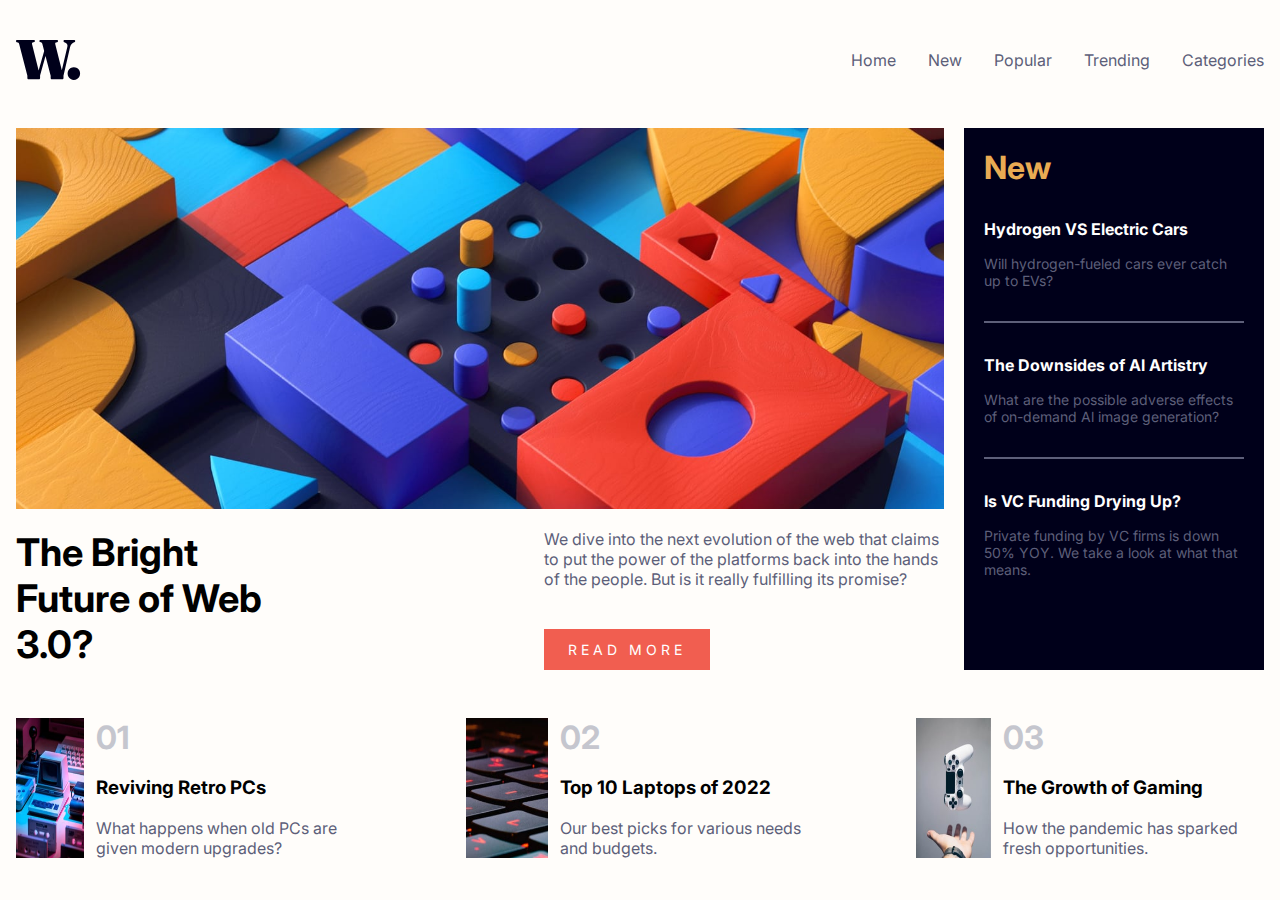
<file: news-homepage-main/src/index.html>
<!DOCTYPE html>
<html lang="en">
  <head>
    <meta charset="UTF-8" />
    <meta name="viewport" content="width=device-width, initial-scale=1.0" />
    <link rel="stylesheet" href="./style.css" />
    <link rel="preconnect" href="https://fonts.googleapis.com" />
    <link rel="preconnect" href="https://fonts.gstatic.com" crossorigin />
    <link
      href="https://fonts.googleapis.com/css2?family=Inter:wght@400;700;800&display=swap"
      rel="stylesheet"
    />
    <link
      rel="icon"
      type="image/png"
      sizes="32x32"
      href="../assets/images/favicon-32x32.png"
    />

    <title>Frontend Mentor | News homepage</title>
  </head>
  <body>
    <main class="container">
      <header>
        <div>
          <img src="../assets/images/logo.svg" alt="logo" />
        </div>

        <button class="menu-open-icon">
          <img src="../assets/images/icon-menu.svg" alt="menu" />
        </button>

        <div class="menu">
          <button class="menu-close-icon">
            <img src="../assets/images/icon-menu-close.svg" alt="menu" />
          </button>

          <ul>
            <li><a href="#">Home</a></li>
            <li><a href="#">New</a></li>
            <li><a href="#">Popular</a></li>
            <li><a href="#">Trending</a></li>
            <li><a href="#">Categories</a></li>
          </ul>
        </div>

        <nav>
          <ul>
            <li><a href="#">Home</a></li>
            <li><a href="#">New</a></li>
            <li><a href="#">Popular</a></li>
            <li><a href="#">Trending</a></li>
            <li><a href="#">Categories</a></li>
          </ul>
        </nav>
      </header>
      <div class="page-content">
        <div class="content-hero">
          <section class="content-main">
            <div>
              <div class="hero">
                <img
                  srcset="
                    ../assets/images/image-web-3-mobile.jpg  600w,
                    ../assets/images/image-web-3-desktop.jpg 800w
                  "
                  src="../assets/images/image-web-3-desktop.jpg"
                  alt="hero-image"
                  sizes="(max-width: 600px) 600px,
         800px"
                />
              </div>
              <div class="text-container">
                <h1>The Bright Future of Web 3.0?</h1>
                <div class="text-action">
                  <p>
                    We dive into the next evolution of the web that claims to
                    put the power of the platforms back into the hands of the
                    people. But is it really fulfilling its promise?
                  </p>
                  <div>
                    <button>Read More</button>
                  </div>
                </div>
              </div>
            </div>
          </section>

          <article>
            <h1>New</h1>
            <div>
              <h2>Hydrogen VS Electric Cars</h2>
              <p>Will hydrogen-fueled cars ever catch up to EVs?</p>
            </div>

            <hr />

            <div>
              <h2>The Downsides of Al Artistry</h2>
              <p>
                What are the possible adverse effects of on-demand Al image
                generation?
              </p>
            </div>

            <hr />

            <div>
              <h2>Is VC Funding Drying Up?</h2>
              <p>
                Private funding by VC firms is down 50% YOY. We take a look at
                what that means.
              </p>
            </div>
          </article>
        </div>

        <section class="content-images">
          <div>
            <div>
              <img src="../assets/images/image-retro-pcs.jpg" alt="retro-pcs" />
            </div>
            <div class="content-text">
              <span>01</span>
              <h3>Reviving Retro PCs</h3>
              <p>What happens when old PCs are given modern upgrades?</p>
            </div>
          </div>
          <div>
            <div>
              <img
                src="../assets/images/image-top-laptops.jpg"
                alt="top-laptops"
              />
            </div>
            <div class="content-text">
              <span>02</span>
              <h3>Top 10 Laptops of 2022</h3>
              <p>Our best picks for various needs and budgets.</p>
            </div>
          </div>
          <div>
            <div>
              <img
                src="../assets/images/image-gaming-growth.jpg"
                alt="gaming-growth"
              />
            </div>
            <div class="content-text">
              <span>03</span>
              <h3>The Growth of Gaming</h3>
              <p>How the pandemic has sparked fresh opportunities.</p>
            </div>
          </div>
        </section>
      </div>
    </main>

    <script defer src="./index.js"></script>
  </body>
</html>
</file>
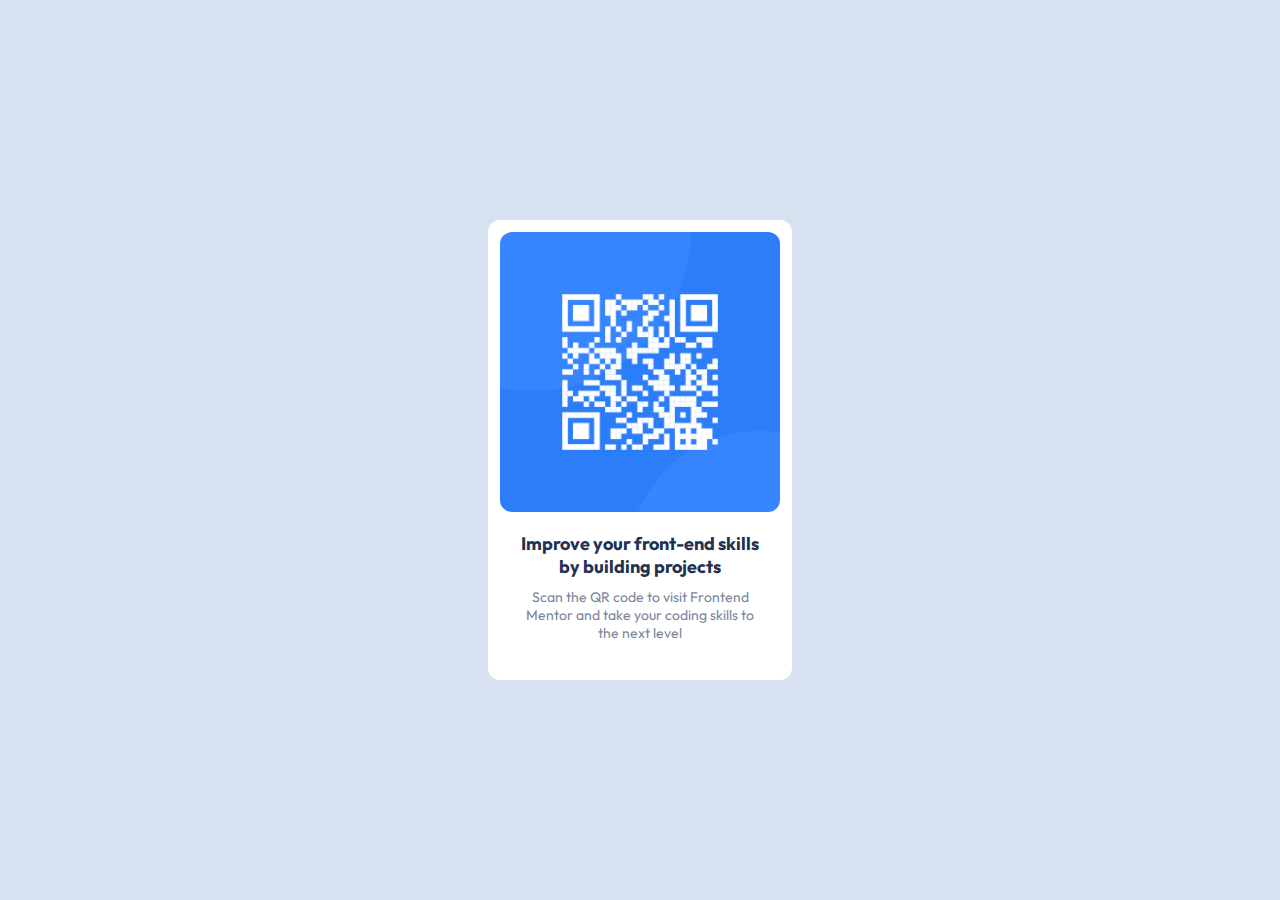
<file: qr-code-component-main/src/index.html>
<!DOCTYPE html>
<html lang="pt-Br">
  <head>
    <meta charset="UTF-8" />
    <meta name="viewport" content="width=device-width, initial-scale=1.0" />
    <link rel="stylesheet" href="./styles.css" />
    <link rel="preconnect" href="https://fonts.googleapis.com" />
    <link rel="preconnect" href="https://fonts.gstatic.com" crossorigin />
    <link
      href="https://fonts.googleapis.com/css2?family=Outfit:wght@400;700&display=swap"
      rel="stylesheet"
    />
    <link
      rel="icon"
      type="image/png"
      sizes="32x32"
      href="./images/favicon-32x32.png"
    />

    <title>Frontend Mentor | QR code component</title>
  </head>
  <body>
    <section class="container">
      <div class="content">
        <div>
          <img src="../images/image-qr-code.png" alt="qr-code" />
        </div>

        <div class="content-text">
          <p class="title">
            Improve your front-end skills by building projects
          </p>
          <p class="subtitle">
            Scan the QR code to visit Frontend Mentor and take your coding
            skills to the next level
          </p>
        </div>
      </div>
    </section>
  </body>
</html>
</file>
<file: news-homepage-main/src/style.css>
* {
  margin: 0;
  padding: 0;
  box-sizing: border-box;
}

body {
  font-family: 'Inter', sans-serif;
  font-size: 16px;
  background: #fffdfa;
}

img {
  max-width: 100%;
  display: block;
}

.container {
  max-width: 1280px;
  width: 100%;
  margin: 0 auto;
  padding: 40px 16px;
}

header {
  display: flex;
  justify-content: space-between;
  align-items: center;
}

header .menu {
  display: none
}

header .menu-open-icon {
  display: none;
}

nav ul {
  display: flex;
  list-style: none;
  gap: 32px
}

nav li a {
  text-decoration: none;
  color: hsl(236, 13%, 42%)
}

.content-hero {
  display: flex;
  margin-top: 48px;
  gap: 20px
}

section.content-main {
  display: flex;
  flex-direction: column;
  gap: 20px;
}

section.content-main .hero {
  max-width: 100%;
}

section.content-main .text-container {
  display: flex;
  justify-content: space-between;
  max-width: 100%;
  margin-top: 20px;
}
section.content-main .text-container h1 {
  font-size: 38px;
  max-width: 254px;
}

section.content-main .text-action {
max-width: 400px;
font-size: 15px;
display: flex;
flex-direction: column;
justify-content: space-between;
}

section.content-main .text-action {
  color: hsl(236, 13%, 42%);
  font-size: 16px;
}


section.content-main .text-action button {
  background: hsl(5, 85%, 63%);
  border: none;
  cursor: pointer;
  color: white;
  text-transform: uppercase;
  padding: 12px 24px;
  font-size: 14px;
  font-family: 'Inter', sans-serif;
  letter-spacing: 4px;
  margin-top: 2.5rem;
} 

 article {
  background: hsl(240, 100%, 5%);
  color: white;
  max-width: 300px;
  padding: 20px;
  display: flex;
  flex-direction: column;
  gap: 32px;
}

article h1 {
  color: hsl(35, 77%, 62%);
  font-size: 32px;
}

article h2 {
  font-size: 16px;
  margin-bottom: 16px;
}

article p {
  font-size: 14px;
  color: hsl(236, 13%, 42%);
}

article hr {
  border: 1px solid hsl(236, 13%, 42%)
}

section.content-images {
  display: flex;
  margin-top: 48px;
  max-height: 140px;
  justify-content: space-between;
  width: 100%;
}

section.content-images div {
  display: flex;
  gap: 12px;
  max-width: 348px;
}

section.content-images .content-text {
  display: flex;
  flex-direction: column;
  justify-content: space-between;
}

section.content-images .content-text span{
  font-size: 32px;
  color: hsl(233, 8%, 79%);
  font-weight: bold;
}

section.content-images .content-text p {
  color: hsl(236, 13%, 42%)
}


@media only screen and (max-width: 600px) {

  header .menu {
    position: absolute;
    top: 0;
    right: 0;
    background: #fffdfa;
    height: 100%;
    max-width: 300px;
    width: 100%;
    z-index: 100;
    padding: 40px 16px;
    flex-direction: column;
    gap: 32px;
    /* animation when display is flex */
    animation: slideIn 0.5s ease-in-out;
  }

  header .menu-open-icon {
    all: unset;
    display: block;
    cursor: pointer;
  }

  header .menu-close-icon {
    all: unset;
    cursor: pointer;
    display: block;
    margin-left: auto;
  }

  header .menu ul {
    margin-top: 40px;
    display: flex;
    flex-direction: column;
    gap: 32px;
    list-style: none;
  }

  header .menu li a {
    font-size: 20px;
    text-decoration: none;
    color: hsl(236, 13%, 42%)
  }

  nav {
    display: none;
  }

  .content-hero {
    flex-direction: column;
    align-items: center;
  }

  section.content-main .text-container h1 {
    font-size: 38px;
    max-width: 312px;
}

  .content-main .text-container {
    flex-direction: column;
  }

  section.content-main .text-action {
    max-width: 100%;
  }

  article {
    max-width: 100%;
  }

  section.content-images {
    flex-direction: column;
    gap: 40px;
  }

  section.content-images img{
    max-width: 100px;
  }
}
</file>
<file: qr-code-component-main/src/styles.css>
* {
  margin: 0;
  padding: 0;
  box-sizing: border-box;
}

body {
  font-family: 'Outfit', sans-serif;
  font-size: 15px;
  background-color: #d6e2f0;
}

img {
  display: block;
  width: 100%;
}

.container {
  display: flex;
  justify-content: center;
  align-items: center;
  height: 100vh;
}

.content {
    padding: 12px;
    height: 100%;
    max-height: 460px;
    border-radius: 12px;
    background: white;
    text-align: center;
    display: flex;
    flex-direction: column;
    align-items: center;
}

.content img {
  border-radius: 12px;
  max-width: 280px;
}

.content .content-text {
  margin-top: 20px;
  max-width: 250px;
  display: flex;
  flex-direction: column;
  gap: 10px
}

.content .title {
  color: #1f3251;
  font-weight: bold;
  font-size: 18px;
}

.content .subtitle {
  color: hsl(220, 15%, 55%);
  font-size: 14px;
}
</file>
